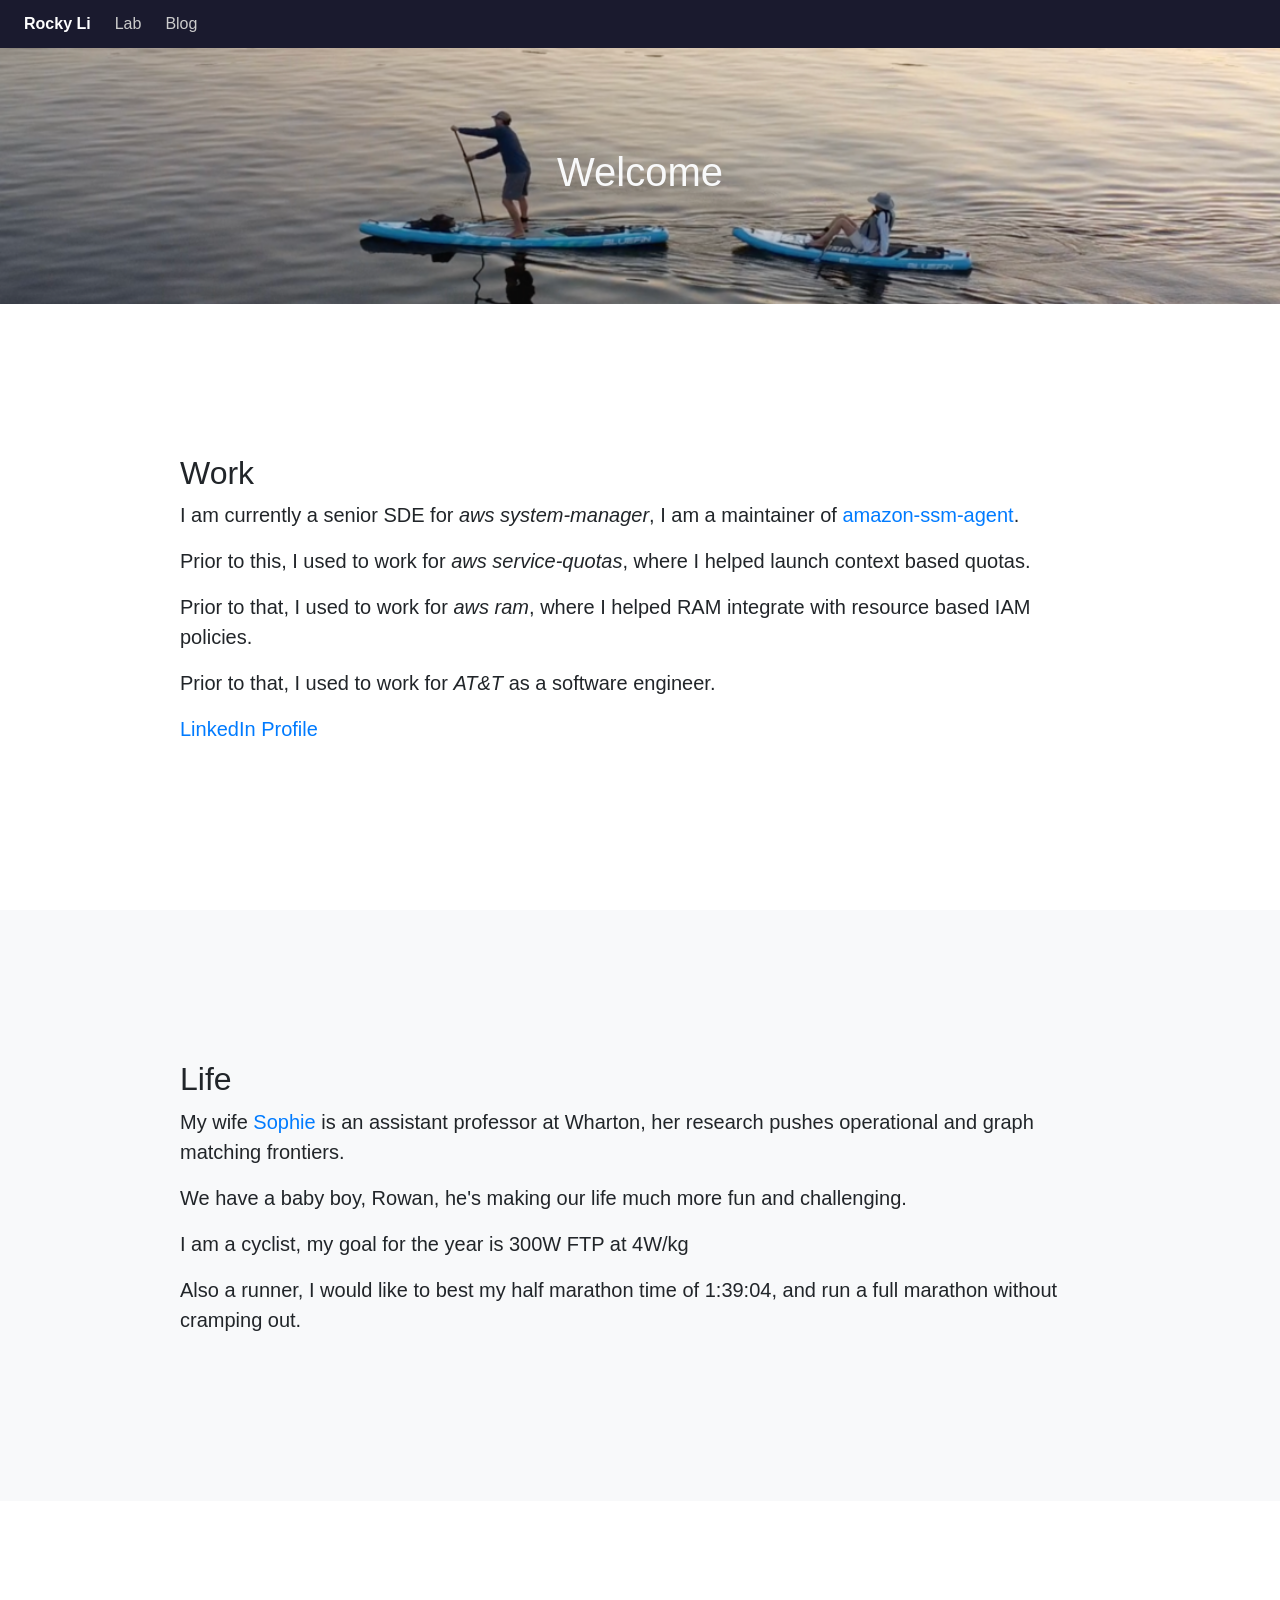
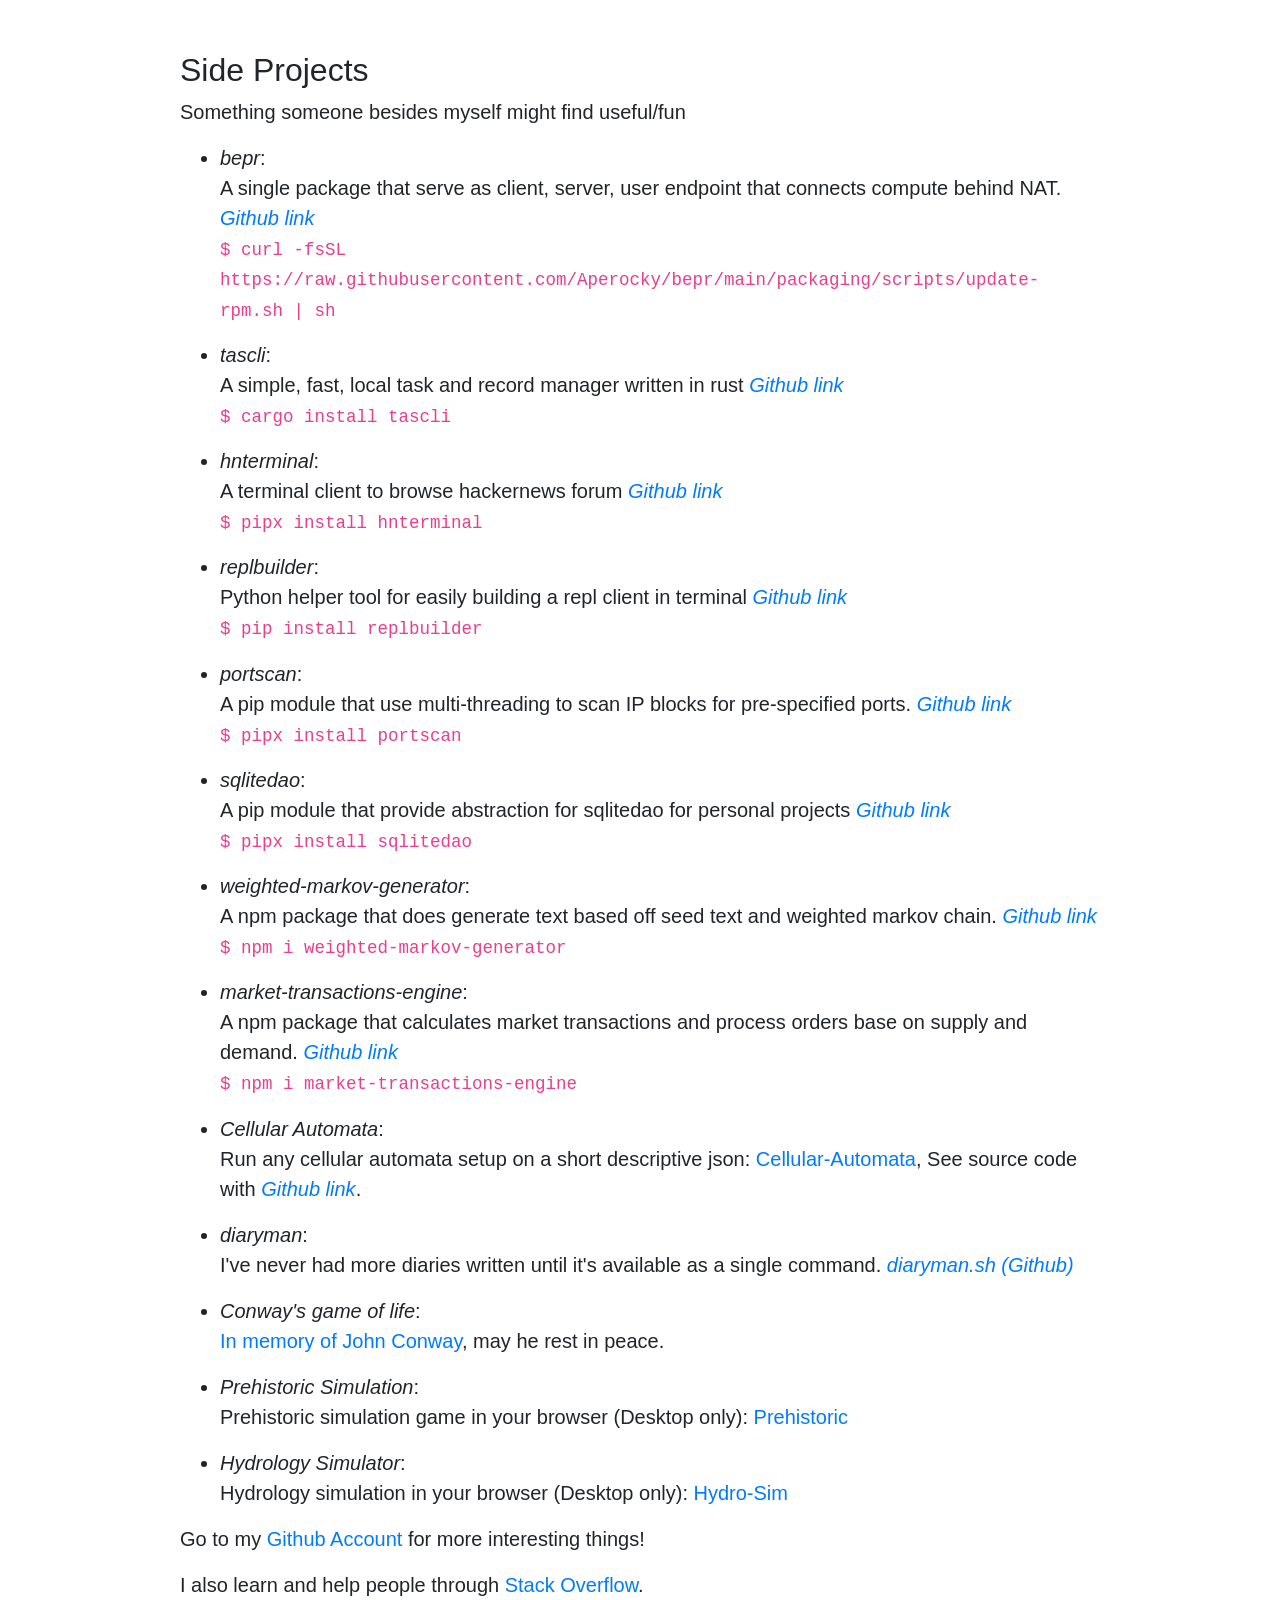
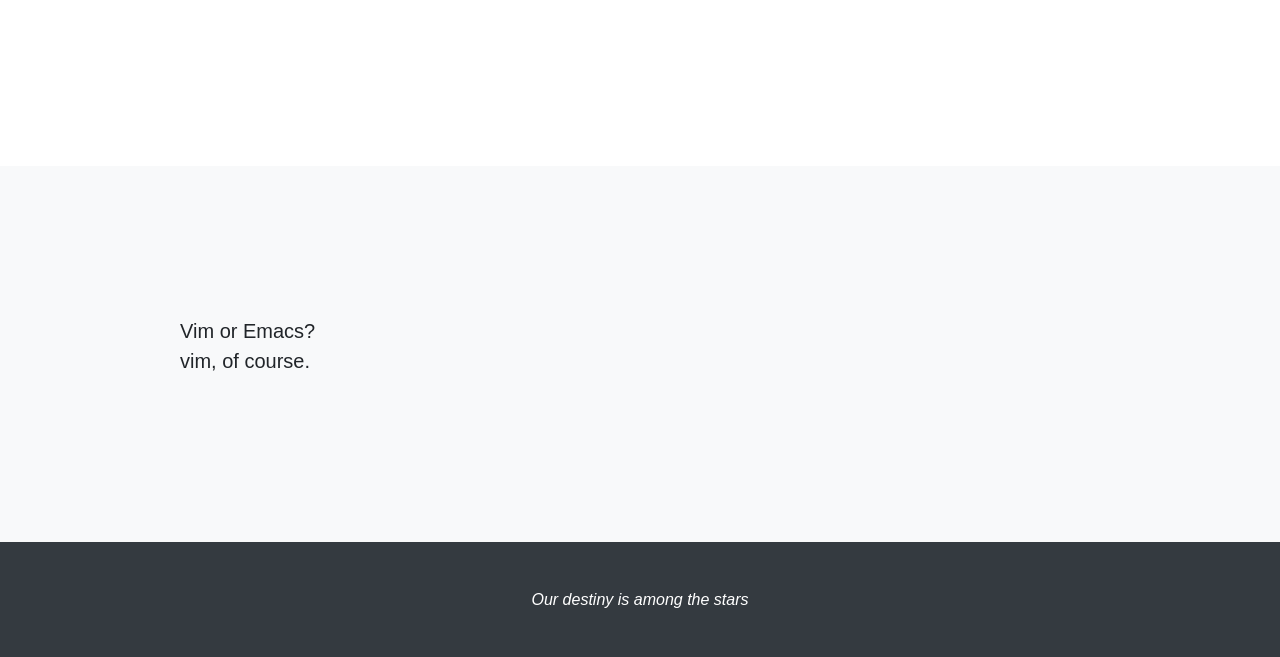
<file: index.html>
<!DOCTYPE html>
<html lang="en">

  <head>

    <meta charset="utf-8">
    <meta name="viewport" content="width=device-width, initial-scale=1, shrink-to-fit=no">
    <meta name="description" content="">
    <meta name="author" content="Rocky Li">

    <title>Rocky Li</title>

    <!-- Bootstrap core CSS -->
    <link href="/assets/bootstrap.min.css" rel="stylesheet">
    <script src="/assets/jquery.min.js"></script>
    <script src="/assets/bootstrap.min.js"></script>

    <!-- Custom styles for this template -->
    <link href="/assets/site-nav.css" rel="stylesheet">
    <link href="/assets/scrolling-nav.css" rel="stylesheet">
    <link rel="shortcut icon" href="image/r.ico" type="image/x-icon">
    <script src="/assets/site-nav.js" defer></script>

  </head>

  <body id="page-top">

    <header class="intro_1 text-light">
      <div class="full-bg-img">
        <div class="container text-center">
          <h1>Welcome</h1>
        </div>
      </div>
    </header>

    <section id="work">
      <div class="container">
        <div class="row">
          <div class="col-lg-10 mx-auto">
            <h2>Work</h2>
            <p class="lead">
	    I am currently a senior SDE for <b><i>aws system-manager</i></b>, I am a maintainer of <a href="https://github.com/aws/amazon-ssm-agent">amazon-ssm-agent</a>.
            </p>
            <p class="lead">
	    Prior to this, I used to work for <b><i>aws service-quotas</i></b>, where I helped launch context based quotas.
            </p>
            <p class="lead">
	    Prior to that, I used to work for <b><i>aws ram</i></b>, where I helped RAM integrate with resource based IAM policies.
            </p>
            <p class="lead">
	    Prior to that, I used to work for <b><i>AT&T</i></b> as a software engineer. 
            </p>
            <p class="lead"><a href="https://www.linkedin.com/in/rocky-li-ziyi/">LinkedIn Profile</a></p>
          </div>
        </div>
      </div>
    </section>

    <section id="life" class='bg-light'>
      <div class="container">
        <div class="row">
          <div class="col-lg-10 mx-auto">
            <h2>Life</h2>
            <p class="lead">
	    My wife <a href="https://sophieyu.me/">Sophie</a> is an assistant professor at Wharton, her research pushes operational and graph matching frontiers.
            </p>
            <p class="lead">
	    We have a baby boy, Rowan, he's making our life much more fun and challenging.
            </p>
            <p class="lead">
	    I am a cyclist, my goal for the year is 300W FTP at 4W/kg
            </p>
            <p class="lead">
	    Also a runner, I would like to best my half marathon time of 1:39:04, and run a full marathon without cramping out.
            </p>
          </div>
        </div>
      </div>
    </section>

    <section id="projects"> 
      <div class="container">
        <div class="row">
          <div class="col-lg-10 mx-auto">
            <h2>Side Projects</h2>
            <p class="lead">
            Something someone besides myself might find useful/fun
            <ul class="lead">
              <li>
                <i>bepr</i>:
                <p>
                A single package that serve as client, server, user endpoint that connects compute behind NAT.
                <a href="https://github.com/Aperocky/bepr"><i>Github link</i></a>
                <br/> <code class='bg-white'>$ curl -fsSL https://raw.githubusercontent.com/Aperocky/bepr/main/packaging/scripts/update-rpm.sh | sh</code>
                </p>
              </li>
              <li>
                <i>tascli</i>:
                <p>
                A simple, fast, local task and record manager written in rust
                <a href="https://github.com/Aperocky/tascli"><i>Github link</i></a>
                <br/> <code class='bg-white'>$ cargo install tascli</code>
                </p>
              </li>
              <li>
                <i>hnterminal</i>:
                <p>
                A terminal client to browse hackernews forum
                <a href="https://github.com/Aperocky/hnterminal"><i>Github link</i></a>
                <br/> <code class='bg-white'>$ pipx install hnterminal</code>
                </p>
              </li>
              <li>
                <i>replbuilder</i>:
                <p>
		Python helper tool for easily building a repl client in terminal
                <a href="https://github.com/Aperocky/replbuilder"><i>Github link</i></a>
                <br/> <code class='bg-white'>$ pip install replbuilder</code>
                </p>
              </li>
              <li>
                <i>portscan</i>:
                <p>
                A pip module that use multi-threading to scan IP blocks for pre-specified ports.
                <a href="https://github.com/Aperocky/portscan"><i>Github link</i></a>
                <br/> <code class='bg-white'>$ pipx install portscan</code>
                </p>
              </li>
               <li>
                <i>sqlitedao</i>:
                <p>
		A pip module that provide abstraction for sqlitedao for personal projects
		<a href="https://github.com/Aperocky/sqlitedao"><i>Github link</i></a>
                <br/> <code class='bg-white'>$ pipx install sqlitedao</code>
                </p>
              </li>
               <li>
                <i>weighted-markov-generator</i>:
                <p>
		A npm package that does generate text based off seed text and weighted markov chain.
		<a href="https://github.com/Aperocky/weighted-markov-generator"><i>Github link</i></a>
                <br/> <code class='bg-white'>$ npm i weighted-markov-generator</code>
                </p>
              </li>
               <li>
                <i>market-transactions-engine</i>:
                <p>
		A npm package that calculates market transactions and process orders base on supply and demand.
		<a href="https://github.com/Aperocky/market-transactions-engine"><i>Github link</i></a>
                <br/> <code class='bg-white'>$ npm i market-transactions-engine</code>
                </p>
              </li>
               <li>
                <i>Cellular Automata</i>:
                <p>
	        Run any cellular automata setup on a short descriptive json: <a href="/projects/cellular-automata/">Cellular-Automata</a>, 
		See source code with <a href="https://github.com/Aperocky/cellular-automata"><i>Github link</i></a>.
                </p>
              </li>
              <li>
                <i>diaryman</i>:
                <p>
		I've never had more diaries written until it's available as a single command.
                <a href="https://github.com/Aperocky/termlife/blob/master/diaryman.sh"><i>diaryman.sh (Github)</i></a>
                </p>
              </li>
              <li>
                <i>Conway's game of life</i>:
                <p>
	        <a href="/projects/conway/">In memory of John Conway</a>, may he rest in peace.
                </p>
              </li>
              <li>
                <i>Prehistoric Simulation</i>:
                <p>
	        Prehistoric simulation game in your browser (Desktop only): <a href="/projects/prehistoric/">Prehistoric</a>
                </p>
              </li>
              <li>
                <i>Hydrology Simulator</i>:
                <p>
	        Hydrology simulation in your browser (Desktop only): <a href="/projects/hydrosim/">Hydro-Sim</a>
                </p>
              </li>
           </ul>
            <p class ="lead">
              Go to my <a href="https://github.com/Aperocky">Github Account</a> for more interesting things!
            </p>
            <p class ="lead">
              I also learn and help people through <a href="https://stackoverflow.com/users/8046232/rocky-li">Stack Overflow</a>.
            </p>
          </div>
        </div>
      </div>
    </section>

    <section class="bg-light">
      <div class="container">
        <div class="row">
          <div class="col-lg-10 mx-auto">
      <p class='lead'>
      <b> Vim or Emacs? </b>
      <br/>
      vim, of course.
      </p>
          </div>
        </div>
      </div>
    </section>

    <!-- Footer -->
    <footer class="py-5 bg-dark">
      <div class="container">
        <h6 class="m-0 text-center text-white"><i>Our destiny is among the stars</i></h6>
      </div>
      <!-- /.container -->
    </footer>

  </body>
</html>
</file>
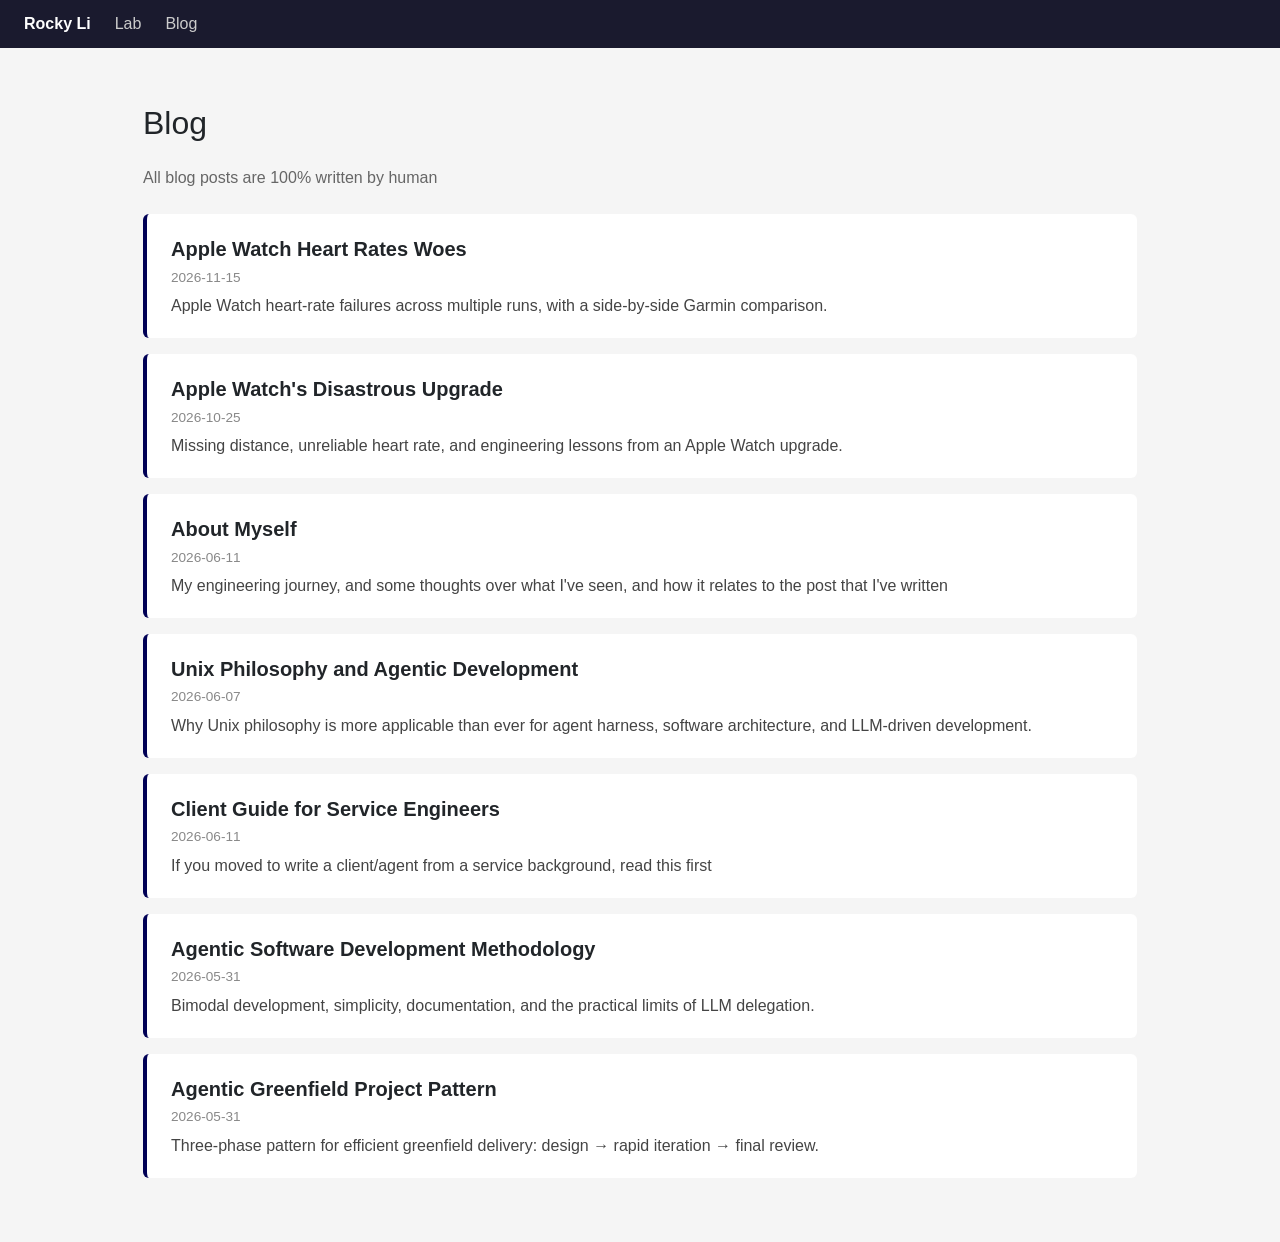
<file: blog/index.html>
<!DOCTYPE html>
<html lang="en">
<head>
  <meta charset="utf-8">
  <meta name="viewport" content="width=device-width, initial-scale=1, shrink-to-fit=no">
  <title>Blog — Rocky Li</title>
  <link href="/assets/bootstrap.min.css" rel="stylesheet">
  <link href="/assets/site-nav.css" rel="stylesheet">
  <link rel="shortcut icon" href="/image/r.ico" type="image/x-icon">
  <script src="/assets/site-nav.js" defer></script>
  <style>
    body { background-color: #f5f5f5; }
    .post-card {
      background: white;
      border-radius: 6px;
      padding: 1.25rem 1.5rem;
      margin-bottom: 1rem;
      border-left: 4px solid #005;
      text-decoration: none;
      display: block;
      color: inherit;
      transition: box-shadow 0.15s;
    }
    .post-card:hover { box-shadow: 0 2px 12px rgba(0,0,0,0.12); color: inherit; text-decoration: none; }
    .post-card .post-title { font-size: 1.25rem; font-weight: 600; margin-bottom: 0.2rem; }
    .post-card .post-meta { font-size: 0.85rem; color: #888; margin-bottom: 0.4rem; }
    .post-card .post-desc { color: #444; margin: 0; }
    h1.blog-heading { margin: 2.5rem 0 1.5rem; font-size: 2rem; }
    #error { color: #a00; }
  </style>
</head>
<body>
  <div class="container" style="max-width:1024px; padding-top: 1rem; padding-bottom: 3rem;">
    <h1 class="blog-heading">Blog</h1>
    <p style="color:#666; margin-bottom:1.5rem;">All blog posts are 100% written by human</p>

    <a class="post-card" href="/blog/post.html?slug=apple-watch-heart-rate-monitor-fails">
      <div class="post-title">Apple Watch Heart Rates Woes</div>
      <div class="post-meta">2026-11-15</div>
      <p class="post-desc">Apple Watch heart-rate failures across multiple runs, with a side-by-side Garmin comparison.</p>
    </a>

    <a class="post-card" href="/blog/post.html?slug=apple-watch-sucks">
      <div class="post-title">Apple Watch's Disastrous Upgrade</div>
      <div class="post-meta">2026-10-25</div>
      <p class="post-desc">Missing distance, unreliable heart rate, and engineering lessons from an Apple Watch upgrade.</p>
    </a>

    <a class="post-card" href="/blog/post.html?slug=about-myself">
      <div class="post-title">About Myself</div>
      <div class="post-meta">2026-06-11</div>
      <p class="post-desc">My engineering journey, and some thoughts over what I've seen, and how it relates to the post that I've written</p>
    </a>

    <a class="post-card" href="/blog/post.html?slug=unix-philosophy-agentic">
      <div class="post-title">Unix Philosophy and Agentic Development</div>
      <div class="post-meta">2026-06-07</div>
      <p class="post-desc">Why Unix philosophy is more applicable than ever for agent harness, software architecture, and LLM-driven development.</p>
    </a>

    <a class="post-card" href="/blog/post.html?slug=client-guide-service">
      <div class="post-title">Client Guide for Service Engineers</div>
      <div class="post-meta">2026-06-11</div>
      <p class="post-desc">If you moved to write a client/agent from a service background, read this first</p>
    </a>

    <a class="post-card" href="/blog/post.html?slug=agentic-development-philosophy">
      <div class="post-title">Agentic Software Development Methodology</div>
      <div class="post-meta">2026-05-31</div>
      <p class="post-desc">Bimodal development, simplicity, documentation, and the practical limits of LLM delegation.</p>
    </a>

    <a class="post-card" href="/blog/post.html?slug=greenfield-project-pattern">
      <div class="post-title">Agentic Greenfield Project Pattern</div>
      <div class="post-meta">2026-05-31</div>
      <p class="post-desc">Three-phase pattern for efficient greenfield delivery: design → rapid iteration → final review.</p>
    </a>

    <!-- <a class="post-card" href="/blog/post.html?slug=hello-world">
      <div class="post-title">Hello World</div>
      <div class="post-meta">2026-05-30</div>
      <p class="post-desc">First blog post — testing markdown rendering with inline SVG.</p>
    </a> -->

  </div>
</body>
</html>
</file>
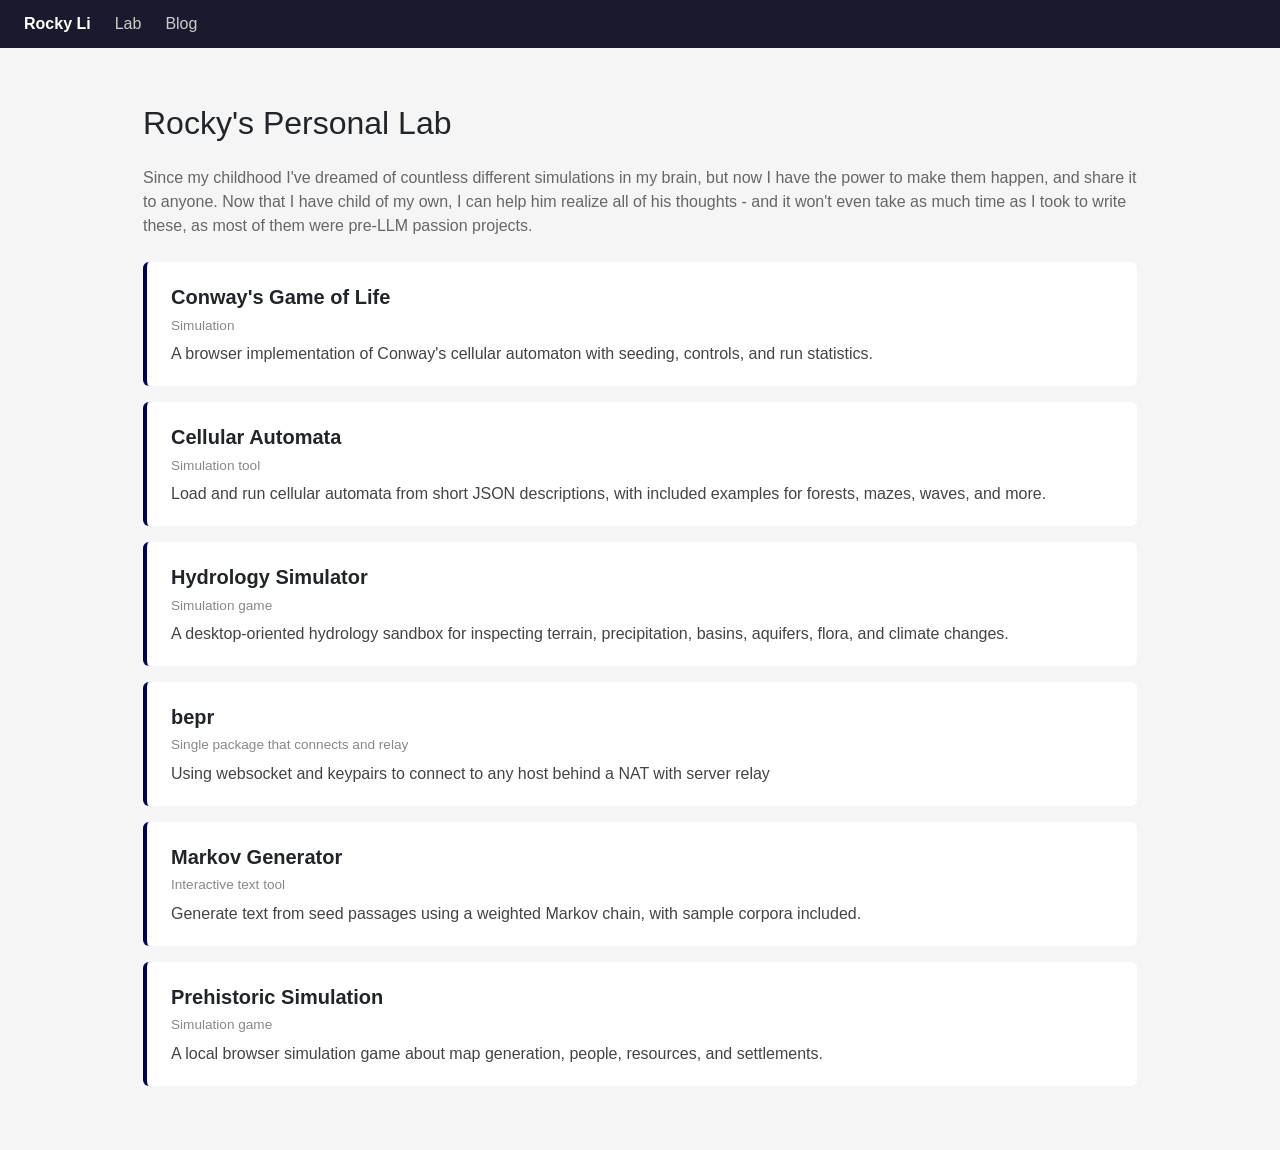
<file: projects/index.html>
<!DOCTYPE html>
<html lang="en">
<head>
  <meta charset="utf-8">
  <meta name="viewport" content="width=device-width, initial-scale=1, shrink-to-fit=no">
  <title>Rocky's Personal Lab — Rocky Li</title>
  <link href="/assets/bootstrap.min.css" rel="stylesheet">
  <link href="/assets/site-nav.css" rel="stylesheet">
  <link rel="shortcut icon" href="/image/r.ico" type="image/x-icon">
  <script src="/assets/site-nav.js" defer></script>
  <style>
    body { background-color: #f5f5f5; }
    h1.project-heading { margin: 2.5rem 0 1.5rem; font-size: 2rem; }
    .project-card {
      background: white;
      border-radius: 6px;
      padding: 1.25rem 1.5rem;
      margin-bottom: 1rem;
      border-left: 4px solid #005;
      text-decoration: none;
      display: block;
      color: inherit;
      transition: box-shadow 0.15s;
    }
    .project-card:hover {
      box-shadow: 0 2px 12px rgba(0,0,0,0.12);
      color: inherit;
      text-decoration: none;
    }
    .project-card .project-title {
      font-size: 1.25rem;
      font-weight: 600;
      margin-bottom: 0.2rem;
    }
    .project-card .project-meta {
      font-size: 0.85rem;
      color: #888;
      margin-bottom: 0.4rem;
    }
    .project-card .project-desc {
      color: #444;
      margin: 0;
    }
  </style>
</head>
<body>
  <div class="container" style="max-width:1024px; padding-top: 1rem; padding-bottom: 3rem;">
    <h1 class="project-heading">Rocky's Personal Lab</h1>
    <p style="color:#666; margin-bottom:1.5rem;">Since my childhood I've dreamed of countless different simulations in my brain, but now I have the power to make them happen, and share it to anyone. Now that I have child of my own, I can help him realize all of his thoughts - and it won't even take as much time as I took to write these, as most of them were pre-LLM passion projects.</p>

    <a class="project-card" href="/projects/conway/">
      <div class="project-title">Conway's Game of Life</div>
      <div class="project-meta">Simulation</div>
      <p class="project-desc">A browser implementation of Conway's cellular automaton with seeding, controls, and run statistics.</p>
    </a>

    <a class="project-card" href="/projects/cellular-automata/">
      <div class="project-title">Cellular Automata</div>
      <div class="project-meta">Simulation tool</div>
      <p class="project-desc">Load and run cellular automata from short JSON descriptions, with included examples for forests, mazes, waves, and more.</p>
    </a>

    <a class="project-card" href="/projects/hydrosim/">
      <div class="project-title">Hydrology Simulator</div>
      <div class="project-meta">Simulation game</div>
      <p class="project-desc">A desktop-oriented hydrology sandbox for inspecting terrain, precipitation, basins, aquifers, flora, and climate changes.</p>
    </a>

    <a class="project-card" href="/projects/bepr/">
      <div class="project-title">bepr</div>
      <div class="project-meta">Single package that connects and relay</div>
      <p class="project-desc">Using websocket and keypairs to connect to any host behind a NAT with server relay</p>
    </a>

    <a class="project-card" href="/projects/markov/">
      <div class="project-title">Markov Generator</div>
      <div class="project-meta">Interactive text tool</div>
      <p class="project-desc">Generate text from seed passages using a weighted Markov chain, with sample corpora included.</p>
    </a>

    <a class="project-card" href="/projects/prehistoric/">
      <div class="project-title">Prehistoric Simulation</div>
      <div class="project-meta">Simulation game</div>
      <p class="project-desc">A local browser simulation game about map generation, people, resources, and settlements.</p>
    </a>
  </div>
</body>
</html>
</file>
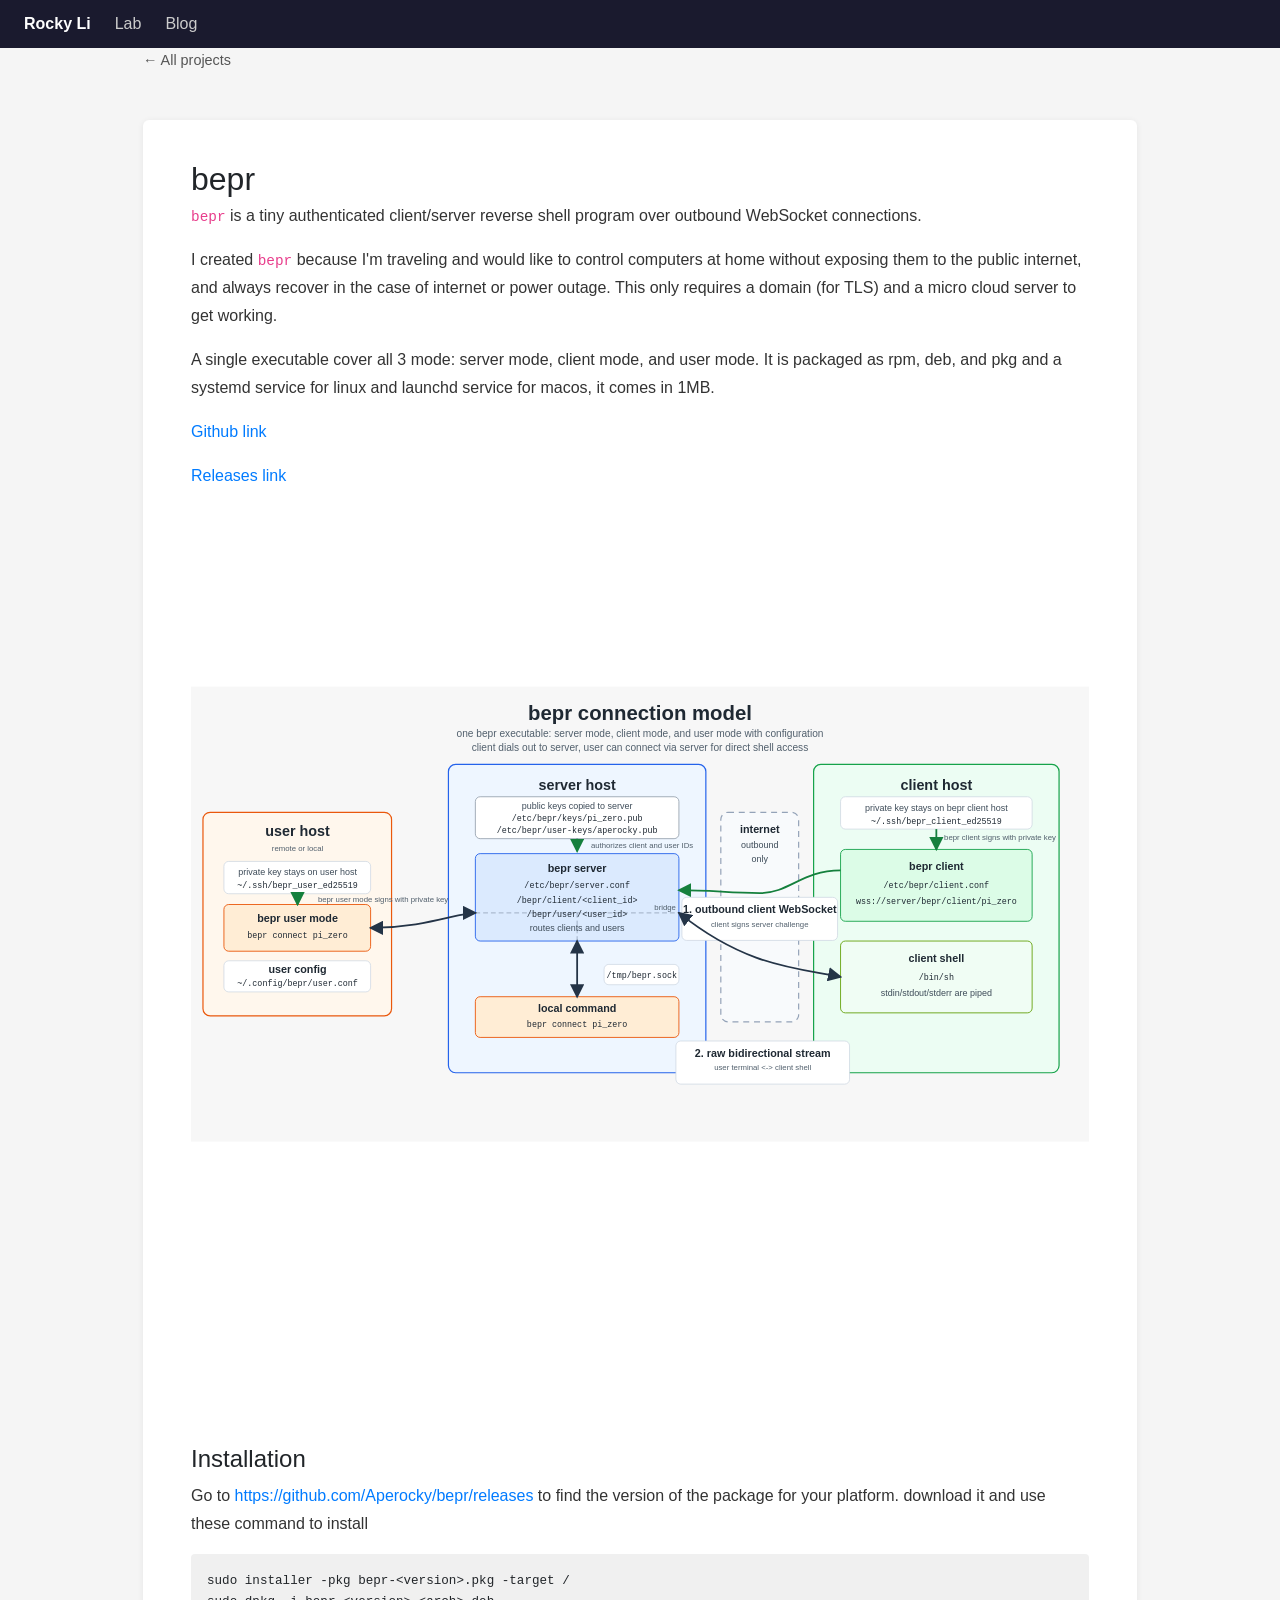
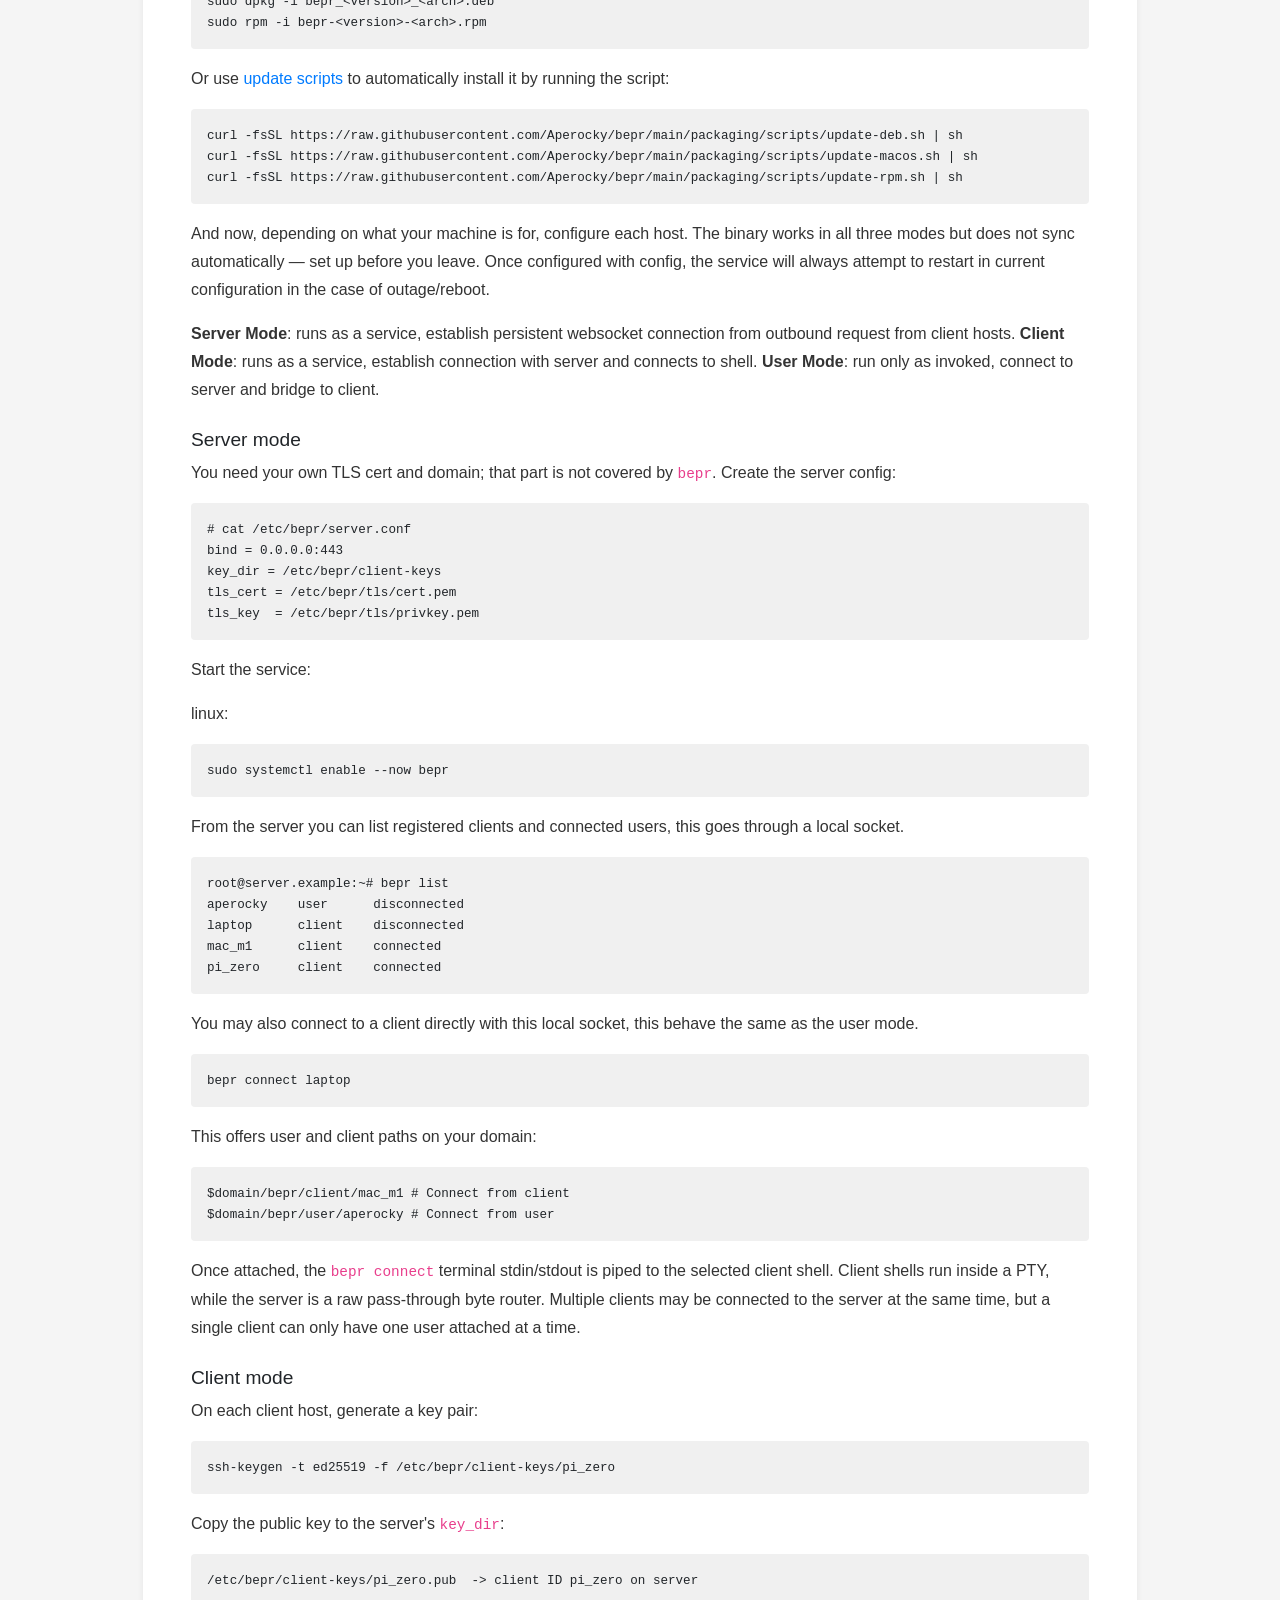
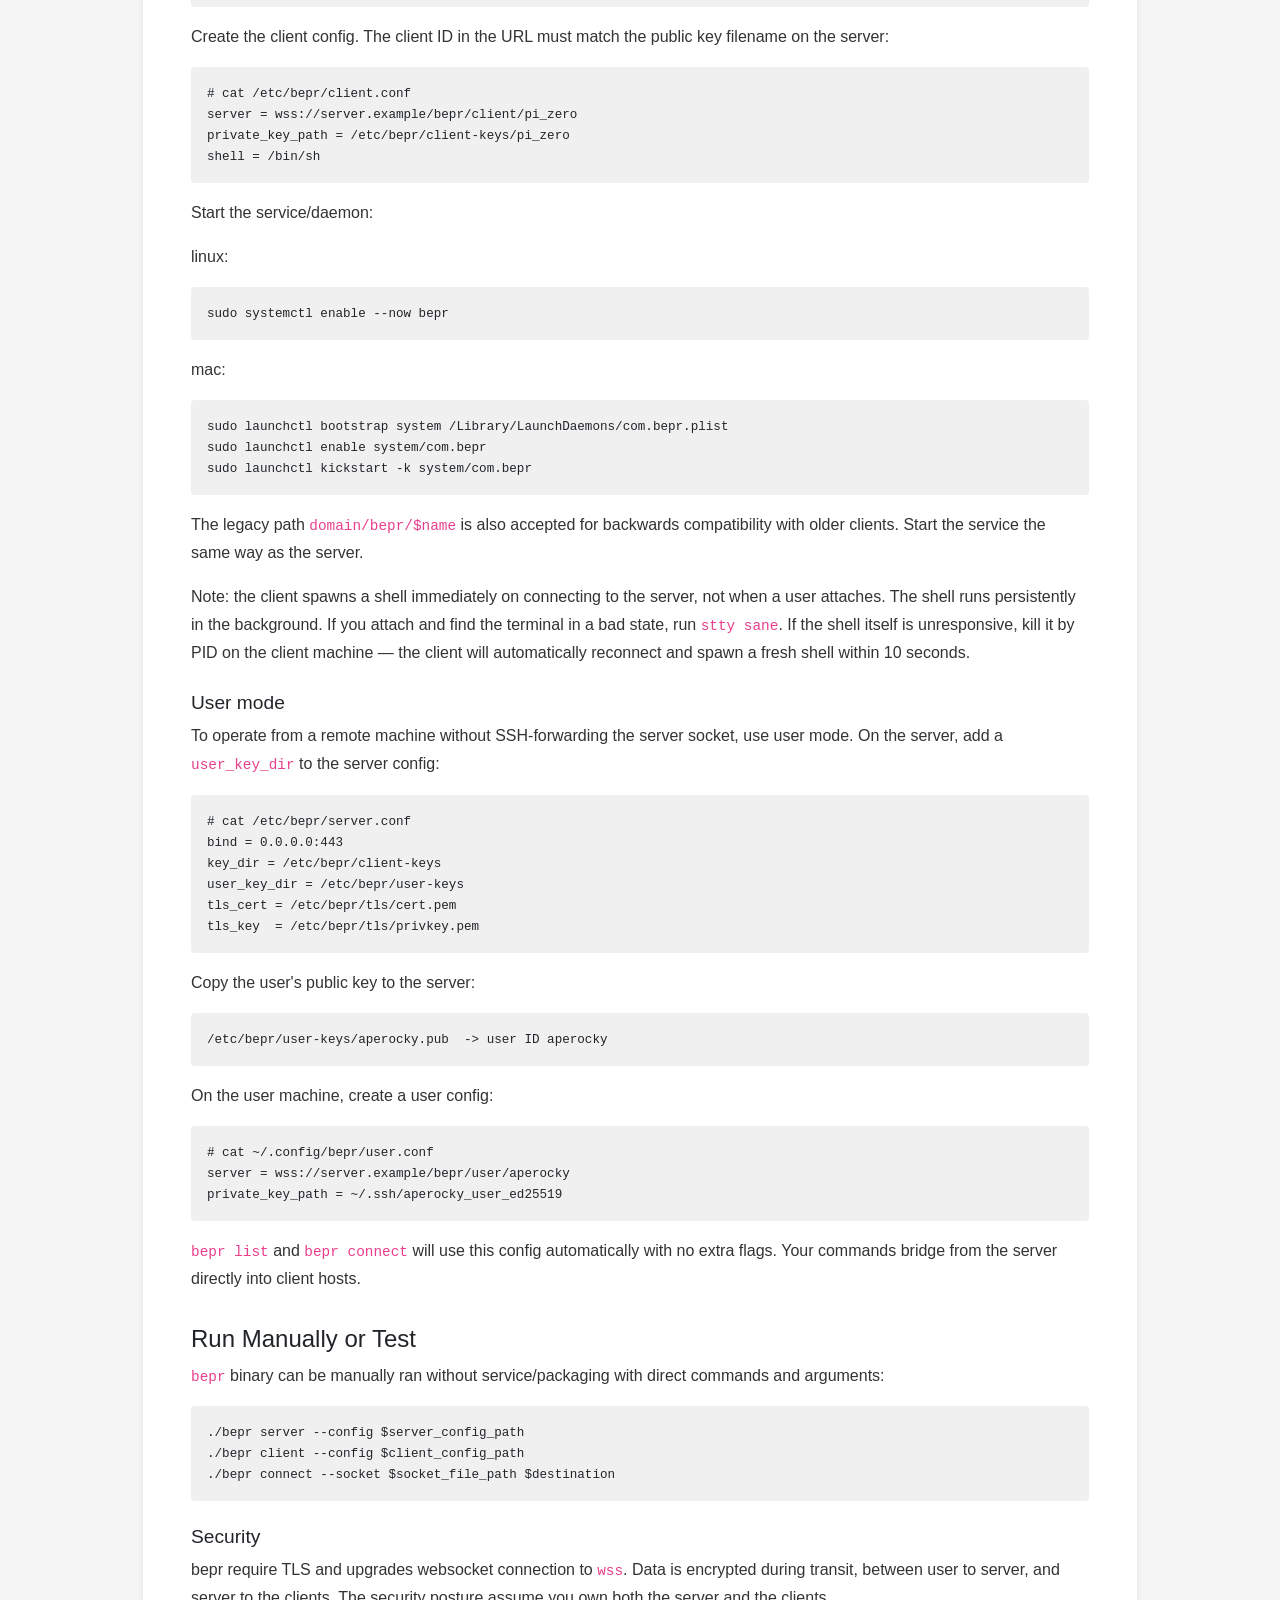
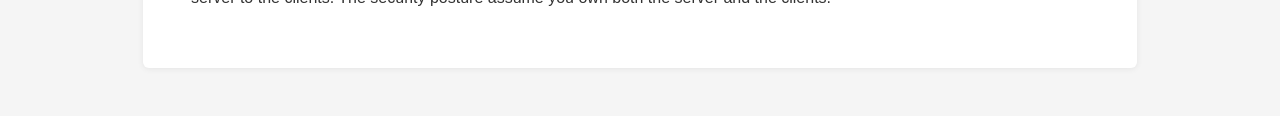
<file: projects/bepr/index.html>
<!DOCTYPE html>
<html lang="en">
<head>
  <meta charset="utf-8">
  <meta name="viewport" content="width=device-width, initial-scale=1, shrink-to-fit=no">
  <title>Blog — Rocky Li</title>
  <link href="/assets/bootstrap.min.css" rel="stylesheet">
  <link href="/assets/site-nav.css" rel="stylesheet">
  <link rel="shortcut icon" href="/image/r.ico" type="image/x-icon">
  <script src="/assets/site-nav.js" defer></script>
  <style>
    body { background-color: #f5f5f5; }
    .post-body {
      background: white;
      border-radius: 6px;
      padding: 2.5rem 3rem;
      margin: 2rem 0 3rem;
      box-shadow: 0 1px 6px rgba(0,0,0,0.07);
    }
    .post-body h1 { font-size: 2rem; margin-bottom: 0.25rem; }
    .post-body h2 { font-size: 1.5rem; margin-top: 2rem; }
    .post-body h3 { font-size: 1.2rem; margin-top: 1.5rem; }
    .post-body pre {
      background: #f0f0f0;
      border-radius: 4px;
      padding: 1rem;
      overflow-x: auto;
    }
    .post-body code { font-size: 0.9em; }
    .post-body p { line-height: 1.75; color: #333; }
    .post-body svg { max-width: 100%; }
    .post-meta { color: #888; font-size: 0.9rem; margin-bottom: 1.5rem; }
    #error { color: #a00; padding: 2rem 0; }
    #loading { color: #888; padding: 2rem 0; }
    .back-link { color: #555; font-size: 0.9rem; display: inline-block; margin-bottom: 1rem; }
    .back-link:hover { color: #005; }
  </style>
</head>
<body>
  <div class="container" style="max-width:1024px;">
    <p id="loading">Loading...</p>
    <p id="error" style="display:none"></p>
    <div id="post-wrap" style="display:none">
      <a class="back-link" href="/projects/">&larr; All projects</a>
      <div class="post-body" id="post-body"></div>
    </div>
  </div>

  <script src="/assets/marked.min.js"></script>
  <script>
    fetch(`/projects/bepr/bepr.md`)
      .then(r => { if (!r.ok) throw new Error('Not found'); return r.text(); })
      .then(md => {
        document.getElementById('loading').style.display = 'none';
        document.getElementById('post-wrap').style.display = 'block';
  
        // Extract title from first H1 for the page <title>
        const titleMatch = md.match(/^#\s+(.+)/m);
        if (titleMatch) document.title = titleMatch[1] + ' — Rocky Li';
  
        document.getElementById('post-body').innerHTML = marked.parse(md);
      })
      .catch(err => showError('Post not found.'));

    function showError(msg) {
      document.getElementById('loading').style.display = 'none';
      const el = document.getElementById('error');
      el.textContent = msg;
      el.style.display = 'block';
    }
  </script>
</body>
</html>
</file>
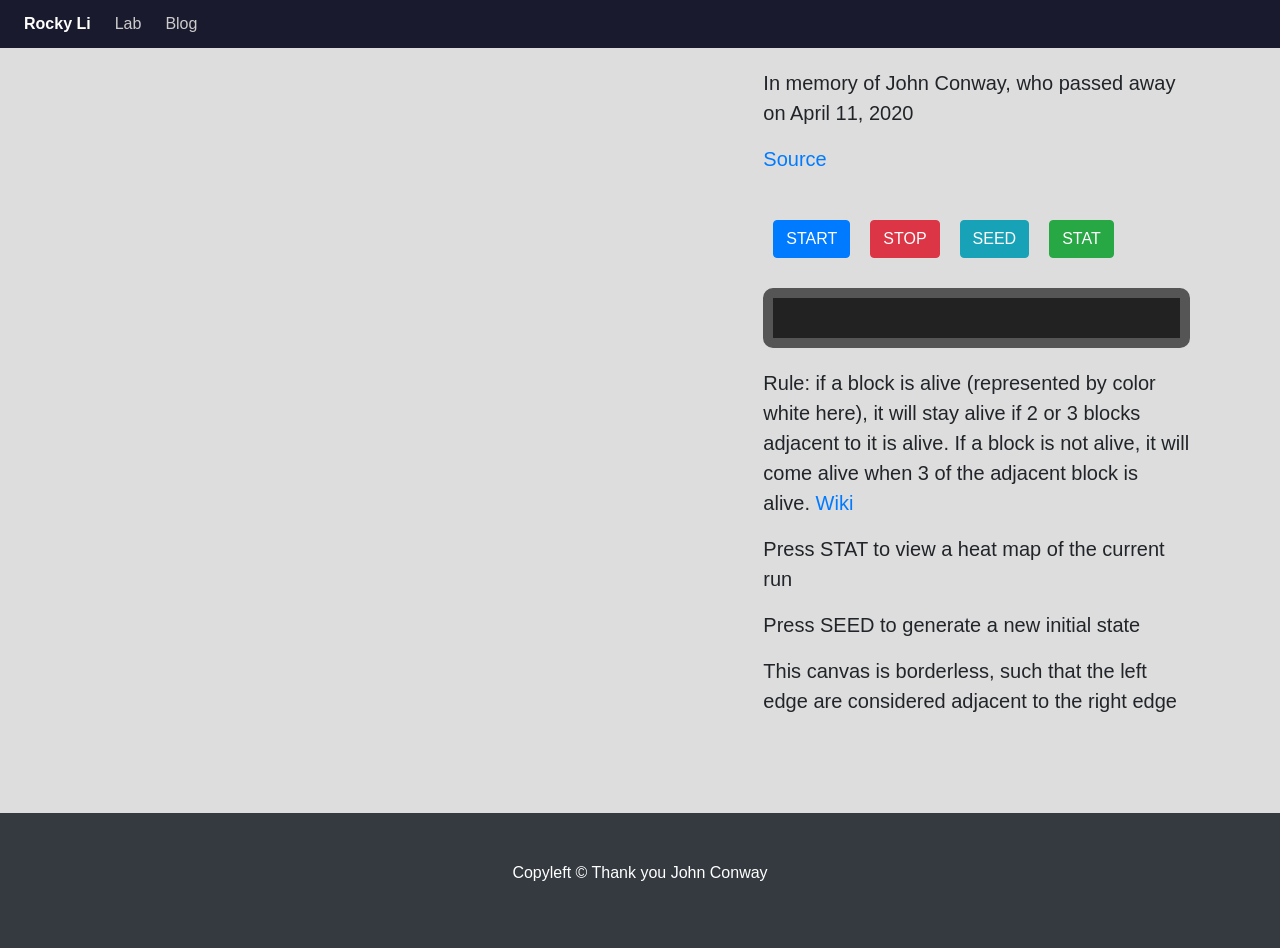
<file: projects/conway/index.html>
<!DOCTYPE html>
<html lang="en">

<head>

    <meta charset="utf-8">
    <meta name="viewport" content="width=device-width, initial-scale=1">
    <meta name="author" content="Rocky Li">

    <title>Conway's Game Of Life</title>

    <!-- Bootstrap core CSS -->
    <link href="/assets/bootstrap.min.css" rel="stylesheet">
    <link href="/assets/site-nav.css" rel="stylesheet">
    <script src="/assets/site-nav.js" defer></script>

    <!-- Custom styles for this template -->
    <style type="text/css">
        body {
            background: #ddd;
            margin: 0;
            padding: 0;
            min-height: 100%;
        }
        #mebody {
            min-height: 85vh;
        }
        footer {
            min-height: 15vh;
        }
        .row {
            padding: 10px;
        }
        #siminfobox {
            font-family: monospace;
            color: #eee;
            padding: 10px;
            width: 500px;
            height: 60px;
            background: #222;
            border-radius: 10px;
            border: 10px solid #555;
            overflow-y: auto;
        }
        .inlineb {
            display: inline-block;
            margin: 10px;
        }
        pre {
            word-wrap: break-word;
        }
        .infofield {
            padding: 0px;
            margin: 0px;
        }
        .paneling {
            margin-left: 0px;
            padding-left: 15px;
        }
        @media (max-width: 640px) {
            .lead {
                font-size: 0.8em;
                margin: 2px 2px;
            }
            .inlineb {
                margin: 2px;
                padding: 2px;
                font-size: 1em;
            }
            .row {
                margin: 0px;
                padding: 2px 0px;
            }
            #mebody {
                margin: 0px;
                margin-top: 5px;
                padding: 0px;
            }
            #mapspace {
                margin: 0px;
                padding: 0px;
                text-align: center;
            }
            #siminfobox {
                border: 5px solid #555;
                width: 100%;
            }
        }
    </style>
</head>

<body>
<div class="container" id="mebody">
    <div class="row">
        <div class="col-md-7" id="mapspace">
        </div>
        <div class="col-md-5" id="controlPanel">
            <div class="row paneling">
                <p class="lead"> In memory of John Conway, who passed away on April 11, 2020 </p>
                <p class="lead"><a href="https://github.com/Aperocky/conways-game-of-life">Source</a></p>
            </div>
            <div class="row paneling">
                <button type="button" class="btn btn-primary inlineb" id="startgame">START</button>
                <button type="button" class="btn btn-danger inlineb" id="stopgame">STOP</button>
                <button type="button" class="btn btn-info inlineb" id="seedgame">SEED</button>
                <button type="button" class="btn btn-success inlineb" id="statgame">STAT</button>
            </div>
            <div class="row paneling" id="siminfo">
                <div id="siminfobox">
                </div>
            </div>
            <div class="row paneling">
                <p class="lead"> Rule: if a block is alive (represented by color white here), it will stay alive if 2 or 3 blocks adjacent to it is alive. If a block is not alive, it will come alive when 3 of the adjacent block is alive. <a href="https://en.wikipedia.org/wiki/Conway%27s_Game_of_Life">Wiki</a>
                </p>
                <p class="lead"> Press STAT to view a heat map of the current run</p>
                <p class="lead"> Press SEED to generate a new initial state</p>
                <p class="lead"> This canvas is borderless, such that the left edge are considered adjacent to the right edge</p>
            </div>
        </div>
    </div>
</div>
<script src="script.min.js"></script>
<footer class="py-5 bg-dark">
    <div class="container">
        <p class="m-0 text-center text-white">Copyleft &copy; Thank you John Conway</p>
    </div>
</footer>
</body>
</html>
</file>
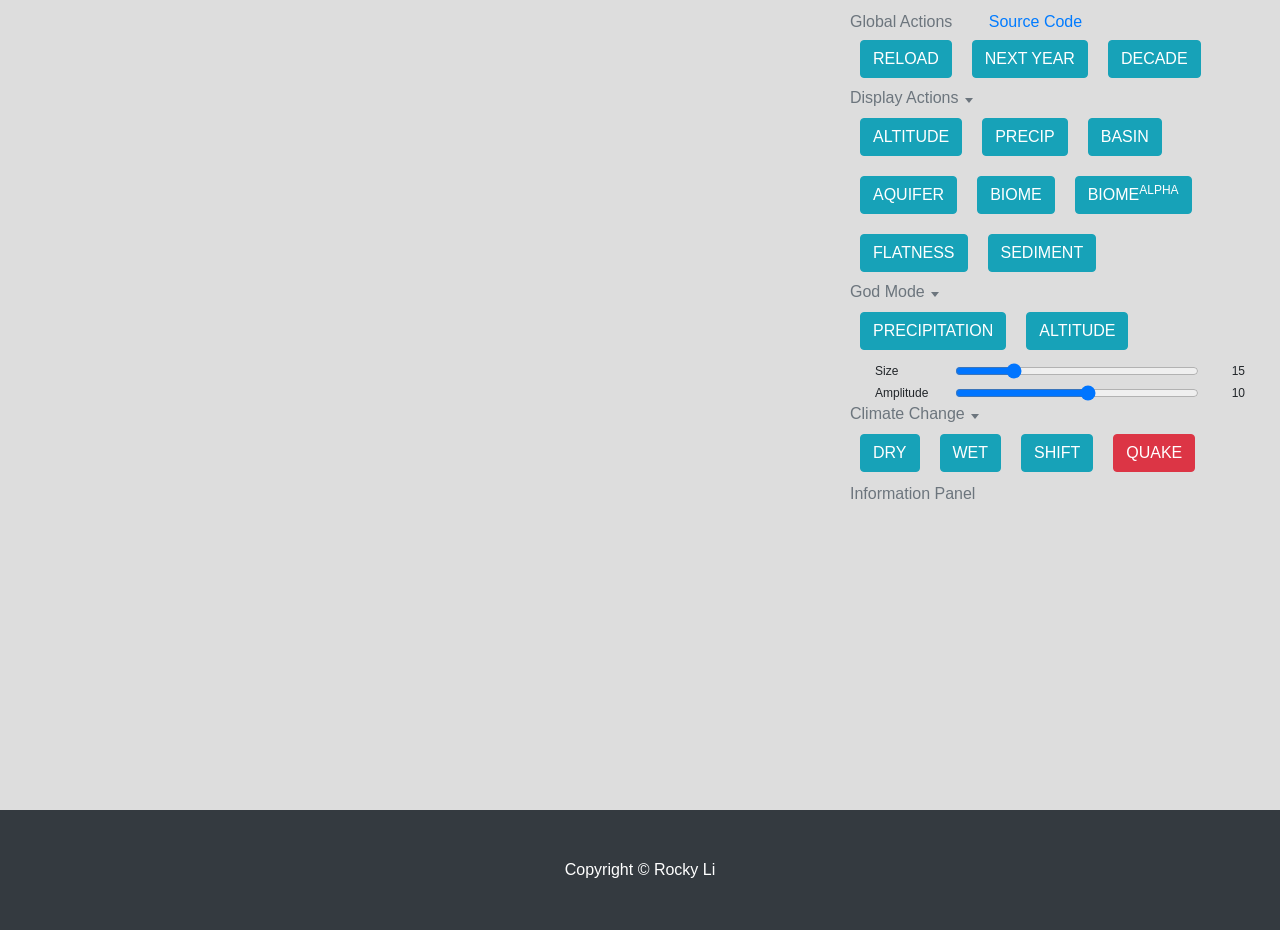
<file: projects/hydrosim/index.html>
<!DOCTYPE html>
<html lang="en">

<head>
    <meta charset="utf-8">
    <meta name="viewport" content="width=device-width, initial-scale=1">
    <meta name="author" content="Rocky Li">

    <title>HydroSim</title>

    <!-- Bootstrap core CSS -->
    <link href="https://maxcdn.bootstrapcdn.com/bootstrap/4.0.0/css/bootstrap.min.css" rel="stylesheet">

    <!-- Custom styles for this template -->
    <style type="text/css">
        body {
            background: #ddd;
            margin: 0;
            padding: 0;
            min-height: 100%;
        }
        #mebody {
            min-height: 90vh;
            min-width: 100%;
        }
        footer {
            min-height: 10vh;
        }
        .sig {
            padding: 10px;
        }
        .ubscript {
            max-height: 20px;
        }
        .inlineb {
            display: inline-block;
            margin: 10px;
        }
        #mapspace {
            overflow: auto;
            -webkit-overflow-scrolling: touch;
        }
        #mapspace canvas {
            display: block;
            max-width: none;
        }
        #controlPanel {
            display: flex;
            flex-direction: column;
        }
        .info-panel-row {
            flex: 0 0 auto;
        }
        #console {
            color: #25313f;
            padding: 0;
            width: 100%;
            min-height: 180px;
            background: transparent;
            border-radius: 0;
            border: 0;
            overflow: visible;
            display: grid;
            grid-template-columns: repeat(2, minmax(0, 1fr));
            align-content: start;
            gap: 10px;
        }
        .info-title {
            grid-column: 1 / -1;
            margin: 0 0 2px;
            color: #6c757d;
            font-size: 13px;
            line-height: 1.2;
            font-weight: 600;
            letter-spacing: 0;
        }
        .info-section {
            padding: 8px;
            border: 0;
            border-radius: 6px;
            background: rgba(255, 255, 255, 0.32);
            min-width: 0;
        }
        .info-section-title {
            margin: 0 0 7px;
            color: #6c757d;
            font-size: 12px;
            line-height: 1.2;
            font-weight: 600;
            text-transform: uppercase;
            letter-spacing: 0;
        }
        .info-metrics {
            display: grid;
            grid-template-columns: repeat(2, minmax(0, 1fr));
            gap: 6px;
        }
        .info-metric {
            min-height: 42px;
            padding: 5px 7px;
            background: rgba(255, 255, 255, 0.58);
            border-radius: 4px;
            font-size: 12px;
            line-height: 1.15;
            display: flex;
            flex-direction: column;
            justify-content: space-between;
            min-width: 0;
        }
        .info-label {
            color: #5f6b78;
            white-space: nowrap;
            font-size: 11px;
            line-height: 1.1;
        }
        .info-value {
            color: #1f2933;
            overflow-wrap: anywhere;
            text-align: left;
            font-weight: 600;
            font-size: 12px;
            line-height: 1.15;
        }
        .info-metric:first-child .info-value {
            white-space: nowrap;
            font-variant-numeric: tabular-nums;
        }
        .info-line {
            grid-column: 1 / -1;
            color: #25313f;
            margin: 0;
            font-size: 13px;
        }
        .god-control {
            display: grid;
            grid-template-columns: 72px minmax(120px, 1fr) 38px;
            align-items: center;
            gap: 8px;
            width: 100%;
            padding: 2px 10px;
            font-size: 12px;
        }
        .god-control label, .god-control output {
            margin: 0;
        }
        .god-control output {
            text-align: right;
            font-variant-numeric: tabular-nums;
        }
        .control-section > summary {
            color: #6c757d;
            cursor: pointer;
            list-style: none;
            line-height: 20px;
            margin-left: -15px;
        }
        .control-section > summary::-webkit-details-marker {
            display: none;
        }
        .control-section > summary::after {
            content: "";
            display: inline-block;
            margin-left: 6px;
            border-left: 4px solid transparent;
            border-right: 4px solid transparent;
            border-top: 5px solid currentColor;
            transition: transform 120ms ease;
        }
        .control-section:not([open]) > summary::after {
            transform: rotate(-90deg);
        }
        @media (max-width: 767px) {
            .sig {
                padding: 6px;
            }
            #mapspace {
                max-height: 70vh;
                margin-bottom: 12px;
                border: 1px solid rgba(0,0,0,0.12);
                background: #cfd3d7;
            }
            #controlPanel {
                overflow: visible;
            }
            .inlineb {
                margin: 5px;
            }
            #console {
                min-height: 260px;
                margin-top: 8px;
                grid-template-columns: 1fr;
            }
            .info-metrics {
                grid-template-columns: 1fr;
            }
        }
    </style>
</head>

<body>
<div class="container" id="mebody">
    <div class="row sig">
        <div class="col-md-8" id="mapspace">
        </div>
        <div class="col-md-4" id="controlPanel">
            <div class="row ubscript">
                <p class='text-muted'>Global Actions &emsp;&emsp;<a href="https://github.com/aperocky/hydro-sim">Source Code</a></p>
            </div>
            <div class="row">
                <button type="button" class="btn btn-info inlineb" id="reload">RELOAD</button>
                <button type="button" class="btn btn-info inlineb" id="run">NEXT YEAR</button>
                <button type="button" class="btn btn-info inlineb" id="decade">DECADE</button>
            </div>
            <details class="control-section" open>
                <summary>Display Actions</summary>
                <div class="row">
                    <button type="button" class="btn btn-info inlineb" id="show_alt">ALTITUDE</button>
                    <button type="button" class="btn btn-info inlineb" id="show_precip">PRECIP</button>
                    <button type="button" class="btn btn-info inlineb" id="show_basin">BASIN</button>
                    <button type="button" class="btn btn-info inlineb" id="show_aquifer">AQUIFER</button>
                    <button type="button" class="btn btn-info inlineb" id="show_flora">BIOME</button>
                    <button type="button" class="btn btn-info inlineb" id="flora_alpha">BIOME<sup>ALPHA</sup></button>
                    <button type="button" class="btn btn-info inlineb" id="show_flatness">FLATNESS</button>
                    <button type="button" class="btn btn-info inlineb" id="show_sedimentation">SEDIMENT</button>
                </div>
            </details>
            <details class="control-section" open>
                <summary>God Mode</summary>
                <div class="row">
                    <button type="button" class="btn btn-info inlineb" id="god_precipitation">PRECIPITATION</button>
                    <button type="button" class="btn btn-info inlineb" id="god_altitude">ALTITUDE</button>
                </div>
                <div class="god-control">
                    <label for="god_size">Size</label>
                    <input type="range" id="god_size" min="5" max="50" value="15">
                    <output id="god_size_value" for="god_size">15</output>
                </div>
                <div class="god-control">
                    <label for="god_amplitude">Amplitude</label>
                    <input type="range" id="god_amplitude" min="-100" max="100" value="10">
                    <output id="god_amplitude_value" for="god_amplitude">10</output>
                </div>
            </details>
            <details class="control-section" open>
                <summary>Climate Change</summary>
                <div class="row">
                    <button type="button" class="btn btn-info inlineb" id="dry_spell">DRY</button>
                    <button type="button" class="btn btn-info inlineb" id="wet_spell">WET</button>
                    <button type="button" class="btn btn-info inlineb" id="shift_spell">SHIFT</button>
                    <button type="button" class="btn btn-danger inlineb" id="earthquake">QUAKE</button>
                </div>
            </details>
            <div class="row">
                <p class='text-muted'>Information Panel</p>
            </div>
            <div class="row info-panel-row">
                <div id='console'>
                </div>
            </div>
        </div>
    </div>
</div>
<footer class="py-5 bg-dark">
    <div class="container">
        <p class="m-0 text-center text-white">Copyright &copy; Rocky Li</p>
    </div>
</footer>
</body>
    <script src="script.js"></script>
</html>
</file>
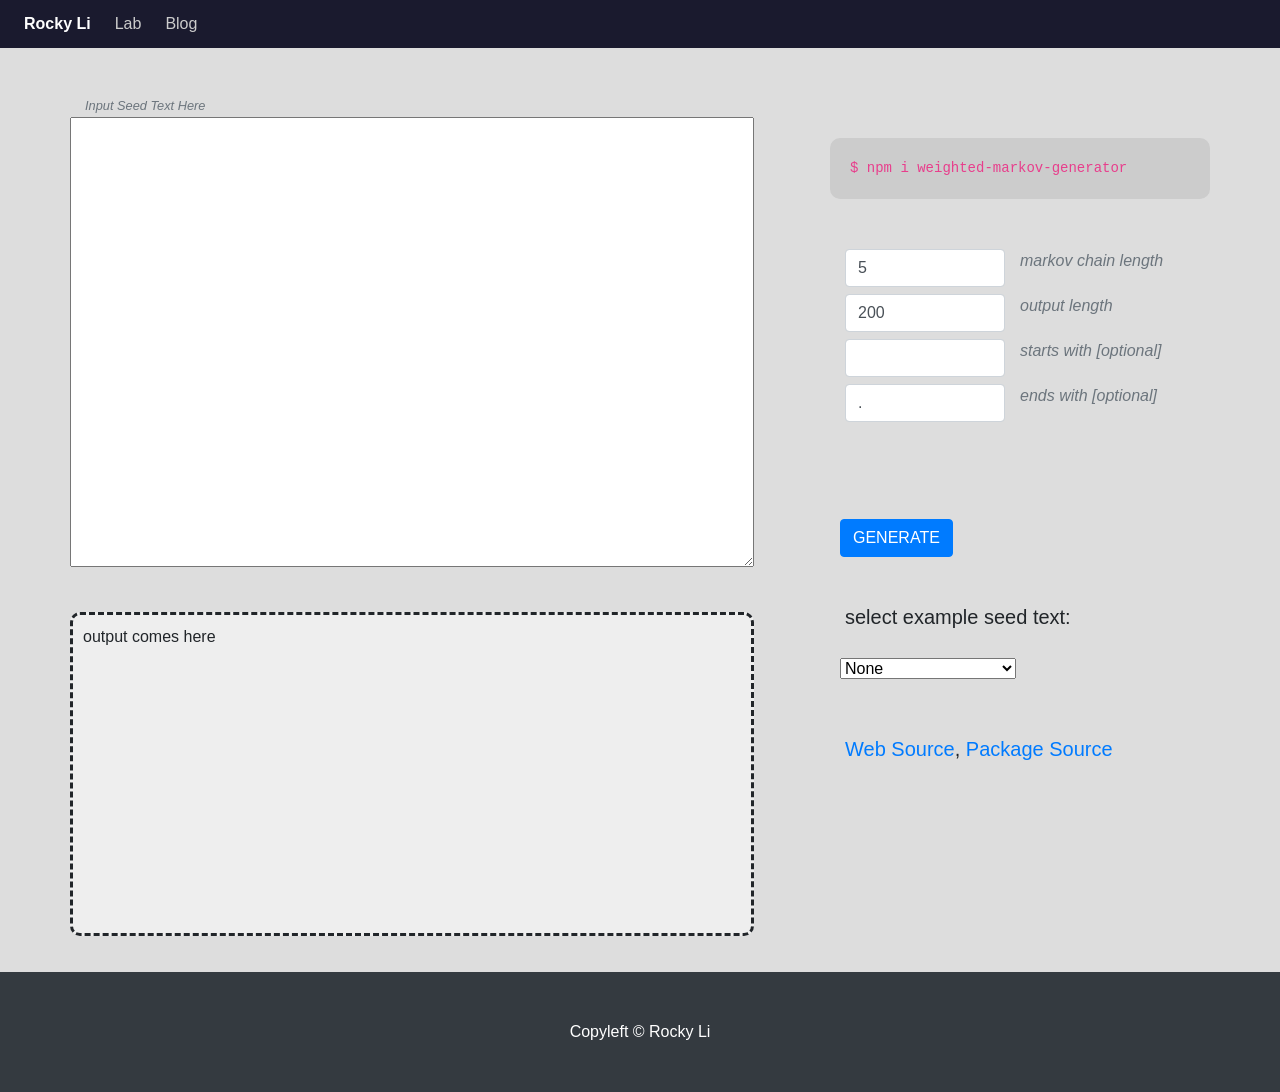
<file: projects/markov/index.html>
<!DOCTYPE html>
<html lang="en">

<head>
    <meta charset="utf-8">
    <meta name="viewport" content="width=device-width, initial-scale=1">
    <meta name="author" content="Rocky Li">

    <title>Markov Generator</title>

    <!-- Bootstrap core -->
    <link href="https://cdn.jsdelivr.net/npm/bootstrap@4.6.2/dist/css/bootstrap.min.css" rel="stylesheet">
    <link href="/assets/site-nav.css" rel="stylesheet">
    <script src="/assets/site-nav.js" defer></script>

    <!-- Custom styles for this template -->
    <style type="text/css">
        body {
            background: #ddd;
            margin: 0;
            padding: 0;
            min-height: 100%;
        }
        footer {
            min-height: 10vh;
        }
        button {
            display: inline-block;
            margin: 0px 10px;
        }
        select {
            margin: 10px;
        }
        .filler {
            min-height: 5vh;
        }
        #seed-text {
            height: 50vh;
            min-width: 90%;
            overflow-y: scroll;
            font-family: monospace;
        }
        #npm-package {
            padding: 20px;
            border-radius: 10px;
            background: #ccc;
        }
        #output-text {
            height: 40vh;
        }
        #outbox {
            width: 90%;
            height: 90%;
            border-radius: 10px;
        }
        #main-container {
            width: 100%;
        }
    </style>
</head>

<body>
<div class="container" id="main-container">
    <div class="row">
        <div class="col-md-8">
            <div class="filler"></div>
            <small class="text-muted font-italic"> Input Seed Text Here </small>
            <div class="row" id="input-text">
                <textarea id="seed-text"></textarea>
            </div>
            <div class="filler"></div>
            <div class="row" id="output-text">
                <div id="outbox">
                </div>
            </div>
        </div>

        <div class="col-md-4" id="side">
            <div class="filler"></div>
            <div class="filler"></div>
            <div class="row" id="npm-package">
                <code>$ npm i weighted-markov-generator</code>
            </div>
            <div class="filler"></div>
            <div class="row" id="input-row">
            </div>
            <div class="filler"></div>
            <div class="row" id="reset-row">
            </div>
            <div class="filler"></div>
            <div class="row">
                <button class="btn btn-primary" id="main-button">GENERATE</button>
            </div>
            <div class="filler"></div>
	    <p class="lead"><b> select example seed text: </b></p>
            <div class="row">
                <select name="select-existing" class="form-select" id="select-existing">
                    <option value="none"> None </option>
                </select>
            </div>
            <div class="filler"></div>
            <div class="filler">
                <p class="lead"><a href="https://github.com/Aperocky/markov-demo">Web Source</a>, <a href="https://github.com/Aperocky/weighted-markov-generator">Package Source</a></p>
            </div>
        </div>
    </div>
</div>
<footer class="py-5 bg-dark">
    <div class="container">
        <p class="m-0 text-center text-white">Copyleft &copy; Rocky Li</p>
    </div>
</footer>
</body>
    <script type="module" src="script.min.js"></script>
</html>
</file>
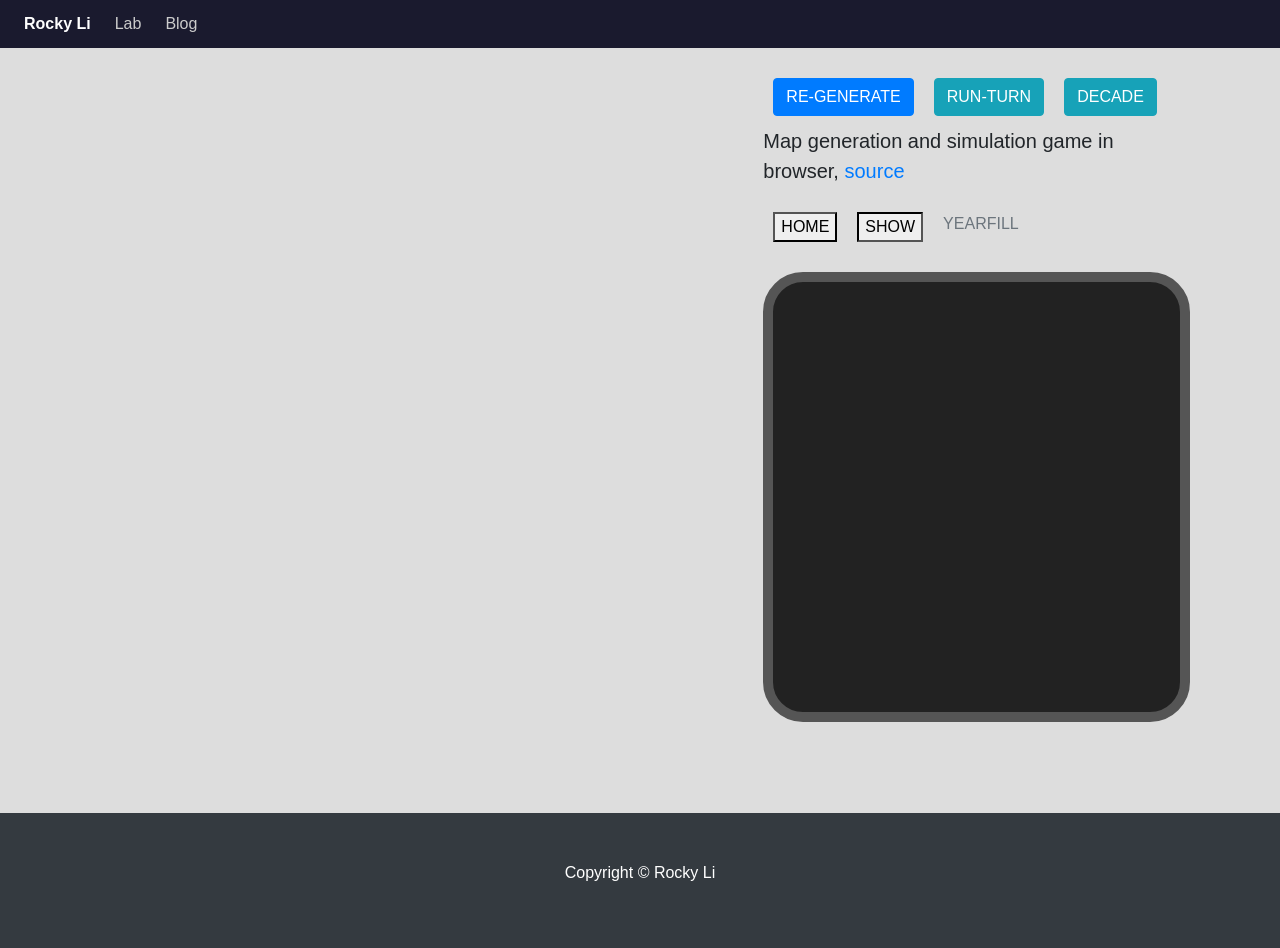
<file: projects/prehistoric/index.html>
<!DOCTYPE html>
<html lang="en">

<head>

    <meta charset="utf-8">
    <meta name="viewport" content="width=device-width, initial-scale=1">
    <meta name="author" content="Rocky Li">

    <title>Prehistoric</title>

    <!-- Bootstrap core CSS -->
    <link href="assets/bootstrap.min.css" rel="stylesheet">
    <link href="/assets/site-nav.css" rel="stylesheet">
    <script src="/assets/site-nav.js" defer></script>

    <!-- Custom styles for this template -->
    <style type="text/css">
        body {
            background: #ddd;
            margin: 0;
            padding: 0;
            min-height: 100%;
        }
        #mebody {
            min-height: 85vh;
        }
        footer {
            min-height: 15vh;
        }
        .row {
            padding: 10px;
        }
        #siminfobox {
            font-family: monospace;
            color: #eee;
            padding: 20px;
            width: 500px;
            height: 450px;
            background: #222;
            border-radius: 40px;
            border: 10px solid #555;
            overflow-y: auto;
        }
        .inlineb {
            display: inline-block;
            margin: 10px;
        }
        pre {
            word-wrap: break-word;
        }
        .infofield {
            padding: 0px;
            margin: 0px;
        }
        .paneling {
            margin-left: 0px;
            padding-left: 15px;
        }
    </style>
</head>

<body>
<div class="container" id="mebody">
    <div class="row">
        <div class="col-md-7" id="mapspace">
        </div>
        <div class="col-md-5" id="controlPanel">
            <div class="row paneling">
                <button type="button" class="btn btn-primary inlineb" id="regen">RE-GENERATE</button>
                <button type="button" class="btn btn-info inlineb" id="maketurn">RUN-TURN</button>
                <button type="button" class="btn btn-info inlineb" id="decade">DECADE</button>
                <p class="lead"> Map generation and simulation game in browser, <a href="https://github.com/Aperocky/prehistoric">source</a></p>
                <button type="button" class="inlineb" id="logbut">HOME</button>
                <button type="button" class="inlineb" id="showbut">SHOW</button>
                <p class="text-muted inlineb" id="yearfill">YEARFILL</p>
            </div>
            <div class="row paneling" id="siminfo">
                <div id="siminfobox">
                </div>
            </div>
        </div>
    </div>
</div>
<script src="script.min.js"></script>
<footer class="py-5 bg-dark">
    <div class="container">
        <p class="m-0 text-center text-white">Copyright &copy; Rocky Li</p>
    </div>
</footer>
</body>
</html>
</file>
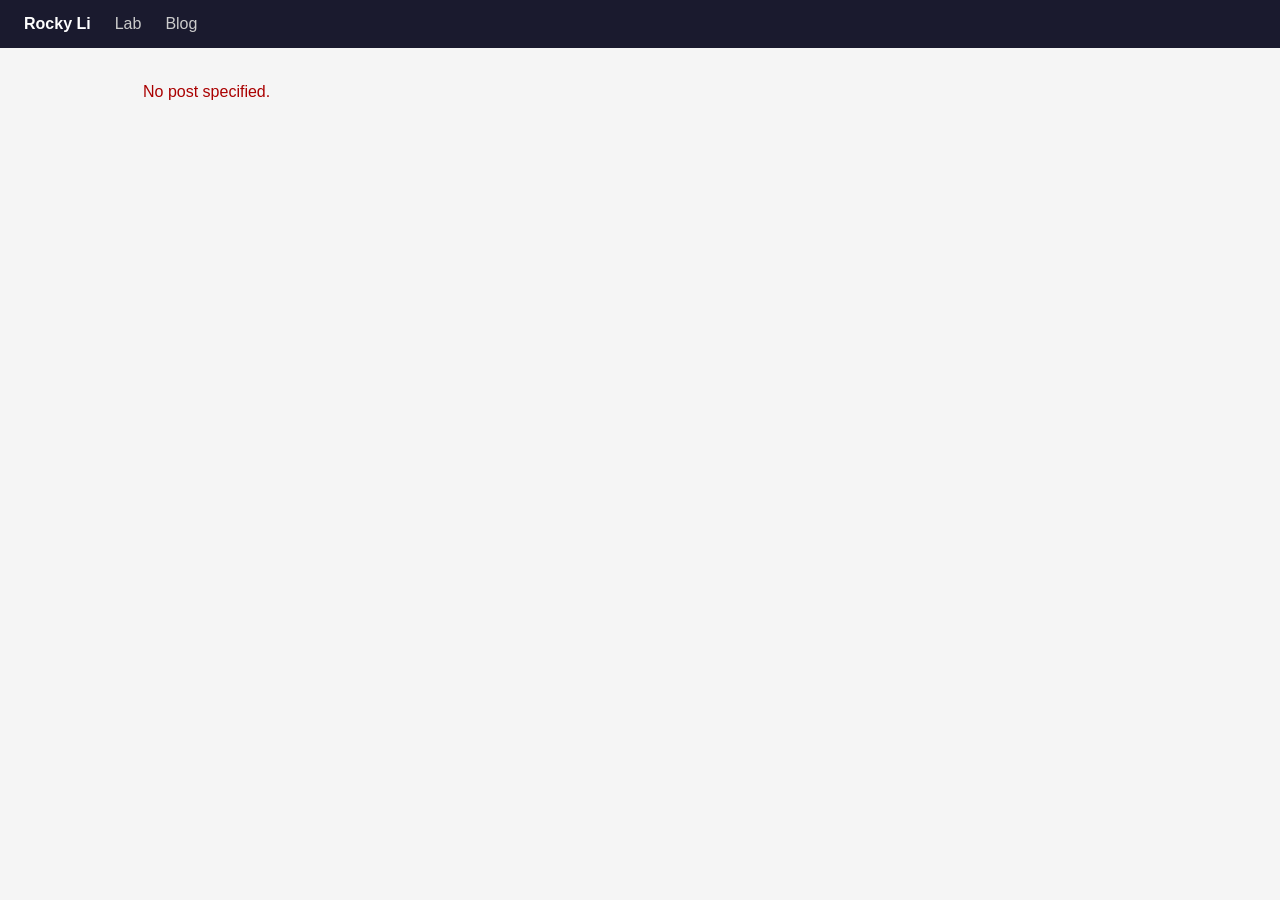
<file: blog/post.html>
<!DOCTYPE html>
<html lang="en">
<head>
  <meta charset="utf-8">
  <meta name="viewport" content="width=device-width, initial-scale=1, shrink-to-fit=no">
  <title>Blog — Rocky Li</title>
  <link href="/assets/bootstrap.min.css" rel="stylesheet">
  <link href="/assets/site-nav.css" rel="stylesheet">
  <link rel="shortcut icon" href="/image/r.ico" type="image/x-icon">
  <script src="/assets/site-nav.js" defer></script>
  <style>
    body { background-color: #f5f5f5; }
    .post-body {
      background: white;
      border-radius: 6px;
      padding: 2.5rem 3rem;
      margin: 2rem 0 3rem;
      box-shadow: 0 1px 6px rgba(0,0,0,0.07);
    }
    .post-body h1 { font-size: 2rem; margin-bottom: 0.25rem; }
    .post-body h2 { font-size: 1.5rem; margin-top: 2rem; }
    .post-body h3 { font-size: 1.2rem; margin-top: 1.5rem; }
    .post-body pre {
      background: #f0f0f0;
      border-radius: 4px;
      padding: 1rem;
      overflow-x: auto;
    }
    .post-body code { font-size: 0.9em; }
    .post-body p { line-height: 1.75; color: #333; }
    .post-body blockquote {
      background: #f8f9fa;
      border-left: 4px solid #fc4c02;
      border-radius: 0 4px 4px 0;
      margin: 1rem 0 2rem;
      padding: 1rem 1.25rem;
    }
    .post-body blockquote p:last-child { margin-bottom: 0; }
    .post-body img,
    .post-body svg {
      display: block;
      max-width: 100%;
      height: auto;
    }
    .post-body img[src$=".svg"] { width: 100%; }
    .post-meta { color: #888; font-size: 0.9rem; margin-bottom: 1.5rem; }
    #error { color: #a00; padding: 2rem 0; }
    #loading { color: #888; padding: 2rem 0; }
    .back-link { color: #555; font-size: 0.9rem; display: inline-block; margin-bottom: 1rem; }
    .back-link:hover { color: #005; }
    @media (max-width: 575px) {
      .post-body { padding: 1.5rem 1.25rem; }
    }
  </style>
</head>
<body>
  <div class="container" style="max-width:1024px;">
    <p id="loading">Loading...</p>
    <p id="error" style="display:none"></p>
    <div id="post-wrap" style="display:none">
      <a class="back-link" href="/blog/">&larr; All posts</a>
      <div class="post-body" id="post-body"></div>
    </div>
  </div>

  <script src="/assets/marked.min.js"></script>
  <script>
    const params = new URLSearchParams(window.location.search);
    const slug = params.get('slug');

    if (!slug) {
      showError('No post specified.');
    } else {
      fetch(`/blog/posts/${encodeURIComponent(slug)}.md`)
        .then(r => { if (!r.ok) throw new Error('Not found'); return r.text(); })
        .then(md => {
          document.getElementById('loading').style.display = 'none';
          document.getElementById('post-wrap').style.display = 'block';

          // Extract title from first H1 for the page <title>
          const titleMatch = md.match(/^#\s+(.+)/m);
          if (titleMatch) document.title = titleMatch[1] + ' — Rocky Li';

          document.getElementById('post-body').innerHTML = marked.parse(md);
        })
        .catch(err => showError('Post not found.'));
    }

    function showError(msg) {
      document.getElementById('loading').style.display = 'none';
      const el = document.getElementById('error');
      el.textContent = msg;
      el.style.display = 'block';
    }
  </script>
</body>
</html>
</file>
<file: assets/site-nav.css>
body {
  padding-top: 48px !important;
}

nav.topnav {
  background: #1a1a2e;
  padding: 0.75rem 1.5rem;
  position: fixed;
  top: 0;
  right: 0;
  left: 0;
  z-index: 9999;
}

nav.topnav a {
  color: #ccc;
  text-decoration: none;
  margin-right: 1.5rem;
}

nav.topnav a:hover {
  color: white;
}

nav.topnav .brand {
  color: white;
  font-weight: 600;
}
</file>
<file: assets/scrolling-nav.css>
/*!
 * Start Bootstrap - Scrolling Nav (https://startbootstrap.com/template-overviews/scrolling-nav)
 * Copyright 2013-2017 Start Bootstrap
 * Licensed under MIT (https://github.com/BlackrockDigital/startbootstrap-scrolling-nav/blob/master/LICENSE)
 */

header {
  padding: 100px 0;
}

@media (min-width: 992px) {
  header {
    padding: 100px 0;
  }
}

section {
  padding: 150px 0;
}

.intro_1 {
  background: url("../image/boat.png")no-repeat center center;
  background-size: cover;
}

.intro_2 {
  padding: 400px 0 400px;
  background: url("image/ourfoto.jpg")no-repeat center center;
  background-size: cover;
}

.intro_3 {
  padding: 400px 0 400px;
  background: url("image/graduation.jpg")no-repeat center center;
  background-size: cover;
}

img.centered {
    display: block;
    margin: 0 auto;
}
</file>
